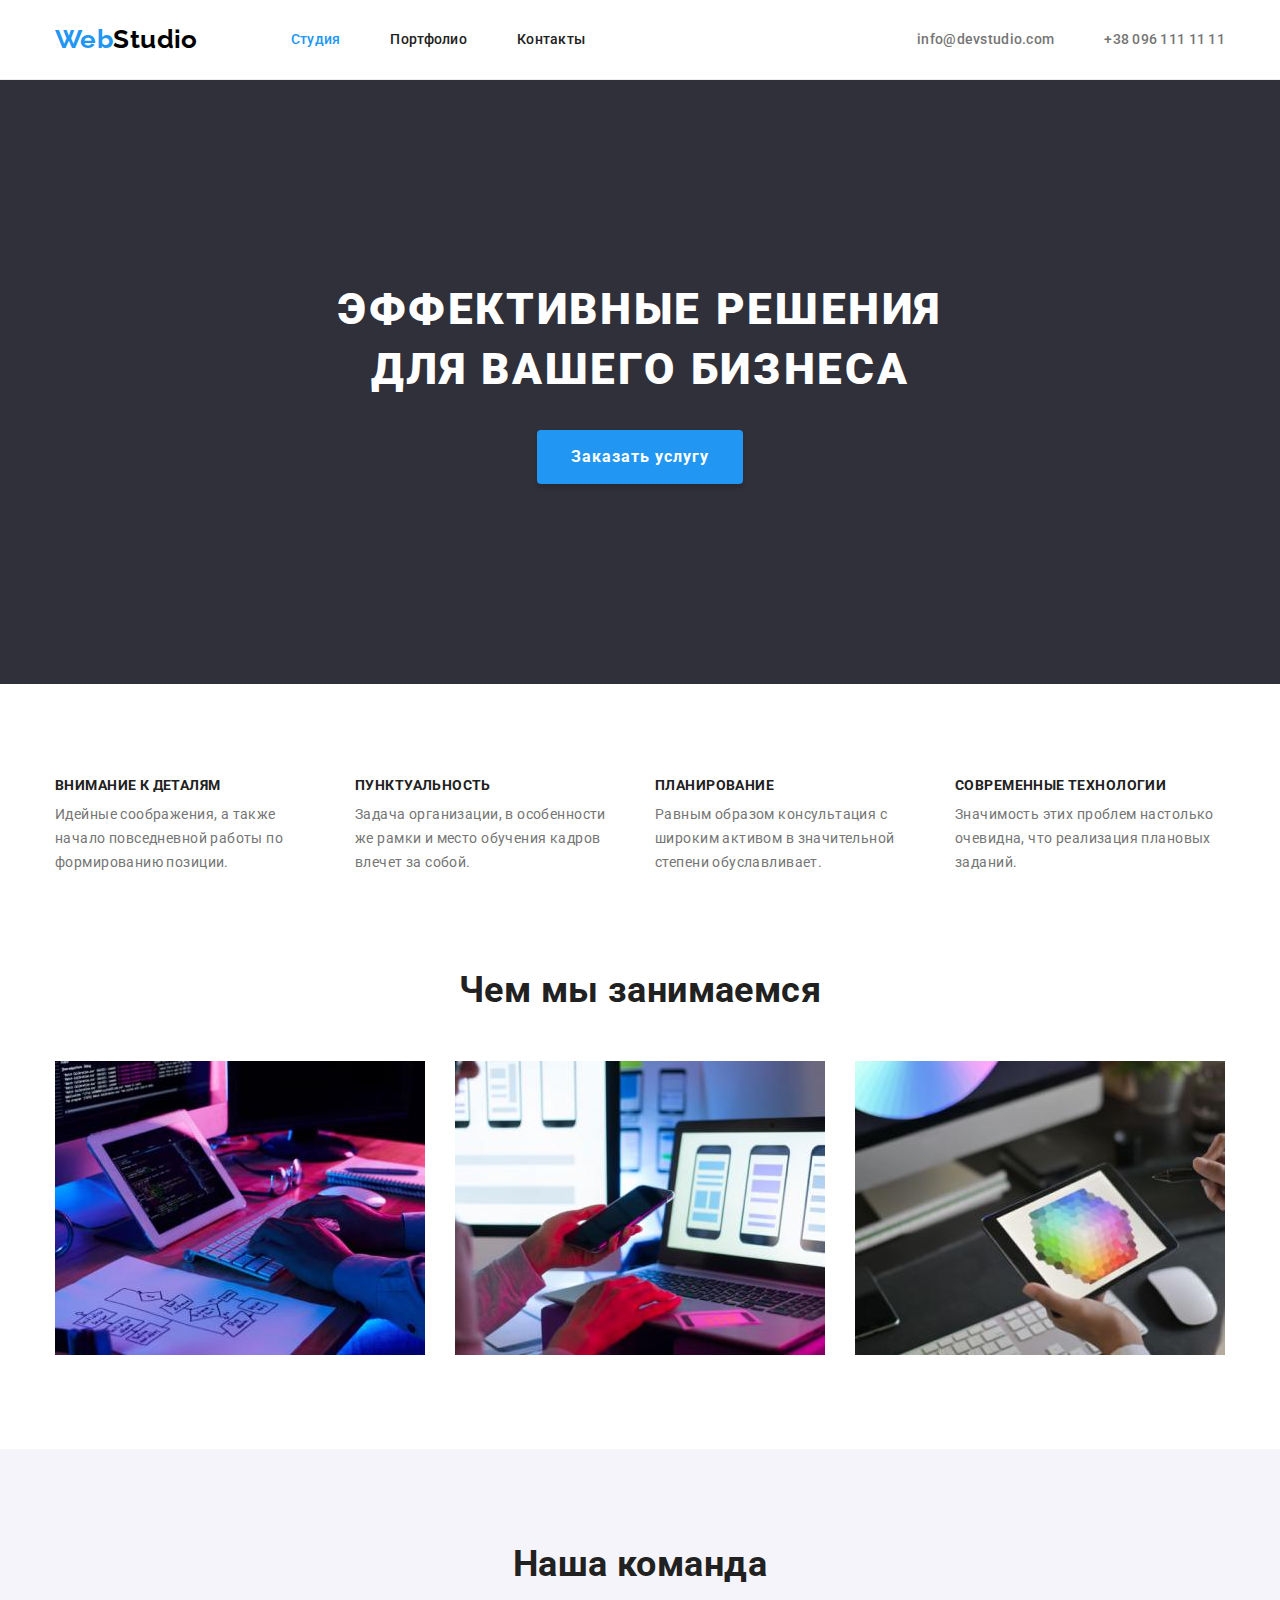
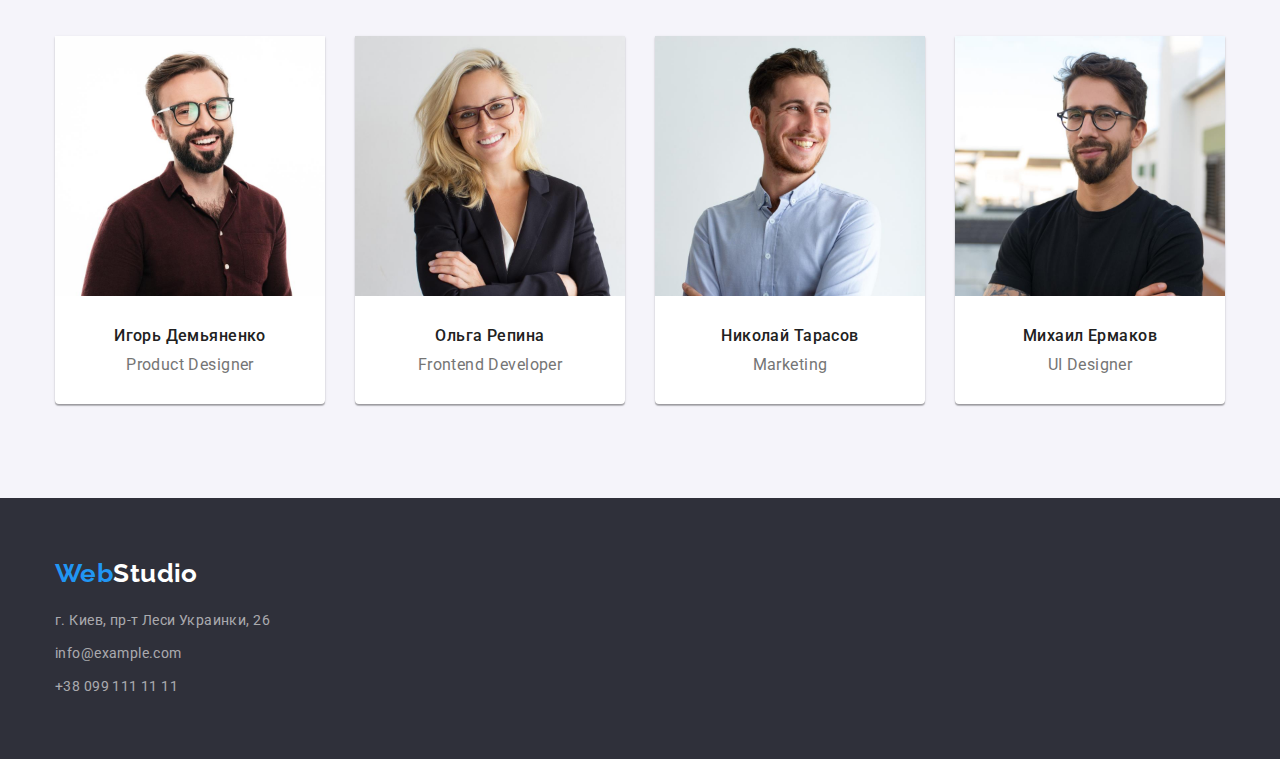
<file: index.html>
<!DOCTYPE html>
<html lang="ru">
  <head>
    <meta charset="UTF-8" />
    <meta http-equiv="X-UA-Compatible" content="IE=edge" />
    <meta name="viewport" content="width=device-width, initial-scale=1.0" />
    <title>Студия</title>
    <link rel="preconnect" href="https://fonts.googleapis.com" />
    <link rel="preconnect" href="https://fonts.gstatic.com" crossorigin />
    <link
      href="https://fonts.googleapis.com/css2?family=Raleway:wght@700&family=Roboto:wght@400;500;700;900&display=swap"
      rel="stylesheet"
    />
    <link
      rel="stylesheet"
      href="https://cdnjs.cloudflare.com/ajax/libs/modern-normalize/1.0.0/modern-normalize.min.css"
    />
    <link rel="stylesheet" href="./css/styles.css" />
  </head>

  <body>
    <!-- Header section -->
    <header class="page-header">
      <div class="container menu">
        <nav class="navigation">
          <!-- Logo -->
          <a href="./index.html" class="logo link">Web<span class="logo-black">Studio</span></a>
          <!-- Menu -->
          <ul class="nav-menu list">
            <li class="item"><a href="./index.html" class="page current link">Студия</a></li>
            <li class="item"><a href="./portfolio.html" class="page link">Портфолио</a></li>
            <li class="item"><a href="" class="page link">Контакты</a></li>
          </ul>
        </nav>
        <!-- Contacts -->
        <ul class="contacts-menu list">
          <li class="item">
            <a href="mailto:info@devstudio.com" class="contact link">info@devstudio.com</a>
          </li>
          <li class="item">
            <a href="tel:+380961111111" class="contact link">+38 096 111 11 11</a>
          </li>
        </ul>
      </div>
    </header>

    <!-- Main content section -->
    <main>
      <!-- Hero section -->
      <section class="hero bg-hero">
        <div class="container">
          <h1 class="hero-title">Эффективные решения <br />для вашего бизнеса</h1>
          <button type="button" class="button primary">Заказать услугу</button>
        </div>
      </section>

      <!-- Benefits section -->
      <section class="section">
        <div class="container">
          <!-- <h2 class="section-title-hide">Наши преимущества</h2> -->
          <ul class="benefits list">
            <li class="item">
              <h3 class="title">Внимание к деталям</h3>
              <p class="description">
                Идейные соображения, а также начало повседневной работы по формированию позиции.
              </p>
            </li>
            <li class="item">
              <h3 class="title">Пунктуальность</h3>
              <p class="description">
                Задача организации, в особенности же рамки и место обучения кадров влечет за собой.
              </p>
            </li>
            <li class="item">
              <h3 class="title">Планирование</h3>
              <p class="description">
                Равным образом консультация с широким активом в значительной степени обуславливает.
              </p>
            </li>
            <li class="item">
              <h3 class="title">Современные технологии</h3>
              <p class="description">
                Значимость этих проблем настолько очевидна, что реализация плановых заданий.
              </p>
            </li>
          </ul>
        </div>
      </section>

      <!-- What we do section -->
      <section class="section no-top-padding">
        <div class="container">
          <h2 class="section-title">Чем мы занимаемся</h2>
          <ul class="what-we-do list">
            <li class="item">
              <img
                class="image"
                src="./images/what-we-do-1.jpg"
                alt="Десктопные приложения"
                width="370"
                height="294"
              />
            </li>
            <li class="item">
              <img
                class="image"
                src="./images/what-we-do-2.jpg"
                alt="Мобильные приложения"
                width="370"
                height="294"
              />
            </li>
            <li class="item">
              <img
                class="image"
                src="./images/what-we-do-3.jpg"
                alt="Дизайнерские решения"
                width="370"
                height="294"
              />
            </li>
          </ul>
        </div>
      </section>

      <!-- Our team section -->
      <section class="section bg-team">
        <div class="container">
          <h2 class="section-title">Наша команда</h2>
          <ul class="team list">
            <li class="item">
              <img
                class="image"
                src="./images/team-1.jpg"
                alt="Product Designer"
                width="270"
                height="260"
              />
              <h3 class="name">Игорь Демьяненко</h3>
              <p class="position">Product Designer</p>
            </li>
            <li class="item">
              <img
                class="image"
                src="./images/team-2.jpg"
                alt="Frontend Developer"
                width="270"
                height="260"
              />
              <h3 class="name">Ольга Репина</h3>
              <p class="position">Frontend Developer</p>
            </li>
            <li class="item">
              <img
                class="image"
                src="./images/team-3.jpg"
                alt="Marketing"
                width="270"
                height="260"
              />
              <h3 class="name">Николай Тарасов</h3>
              <p class="position">Marketing</p>
            </li>
            <li class="item">
              <img
                class="image"
                src="./images/team-4.jpg"
                alt="UI Designer"
                width="270"
                height="260"
              />
              <h3 class="name">Михаил Ермаков</h3>
              <p class="position">UI Designer</p>
            </li>
          </ul>
        </div>
      </section>
    </main>

    <!-- Footer section -->
    <footer class="page-footer bg-footer">
      <div class="container">
        <!-- Logo -->
        <a href="./index.html" class="logo footer link"
          >Web<span class="logo-white">Studio</span></a
        >
        <!-- Contact information-->
        <address class="address-contacts">
          <ul class="address list">
            <li>
              <a
                href="https://goo.gl/maps/vCiYrMbjBU7yePGX8"
                target="_blank"
                rel="noopener noreferrer"
                class="contact link"
                >г. Киев, пр-т Леси Украинки, 26</a
              >
            </li>
            <li>
              <a href="mailto:info@example.com" class="contact margin link">info@example.com</a>
            </li>
            <li><a href="tel:+380991111111" class="contact link">+38 099 111 11 11</a></li>
          </ul>
        </address>
      </div>
    </footer>
  </body>
</html>
</file>
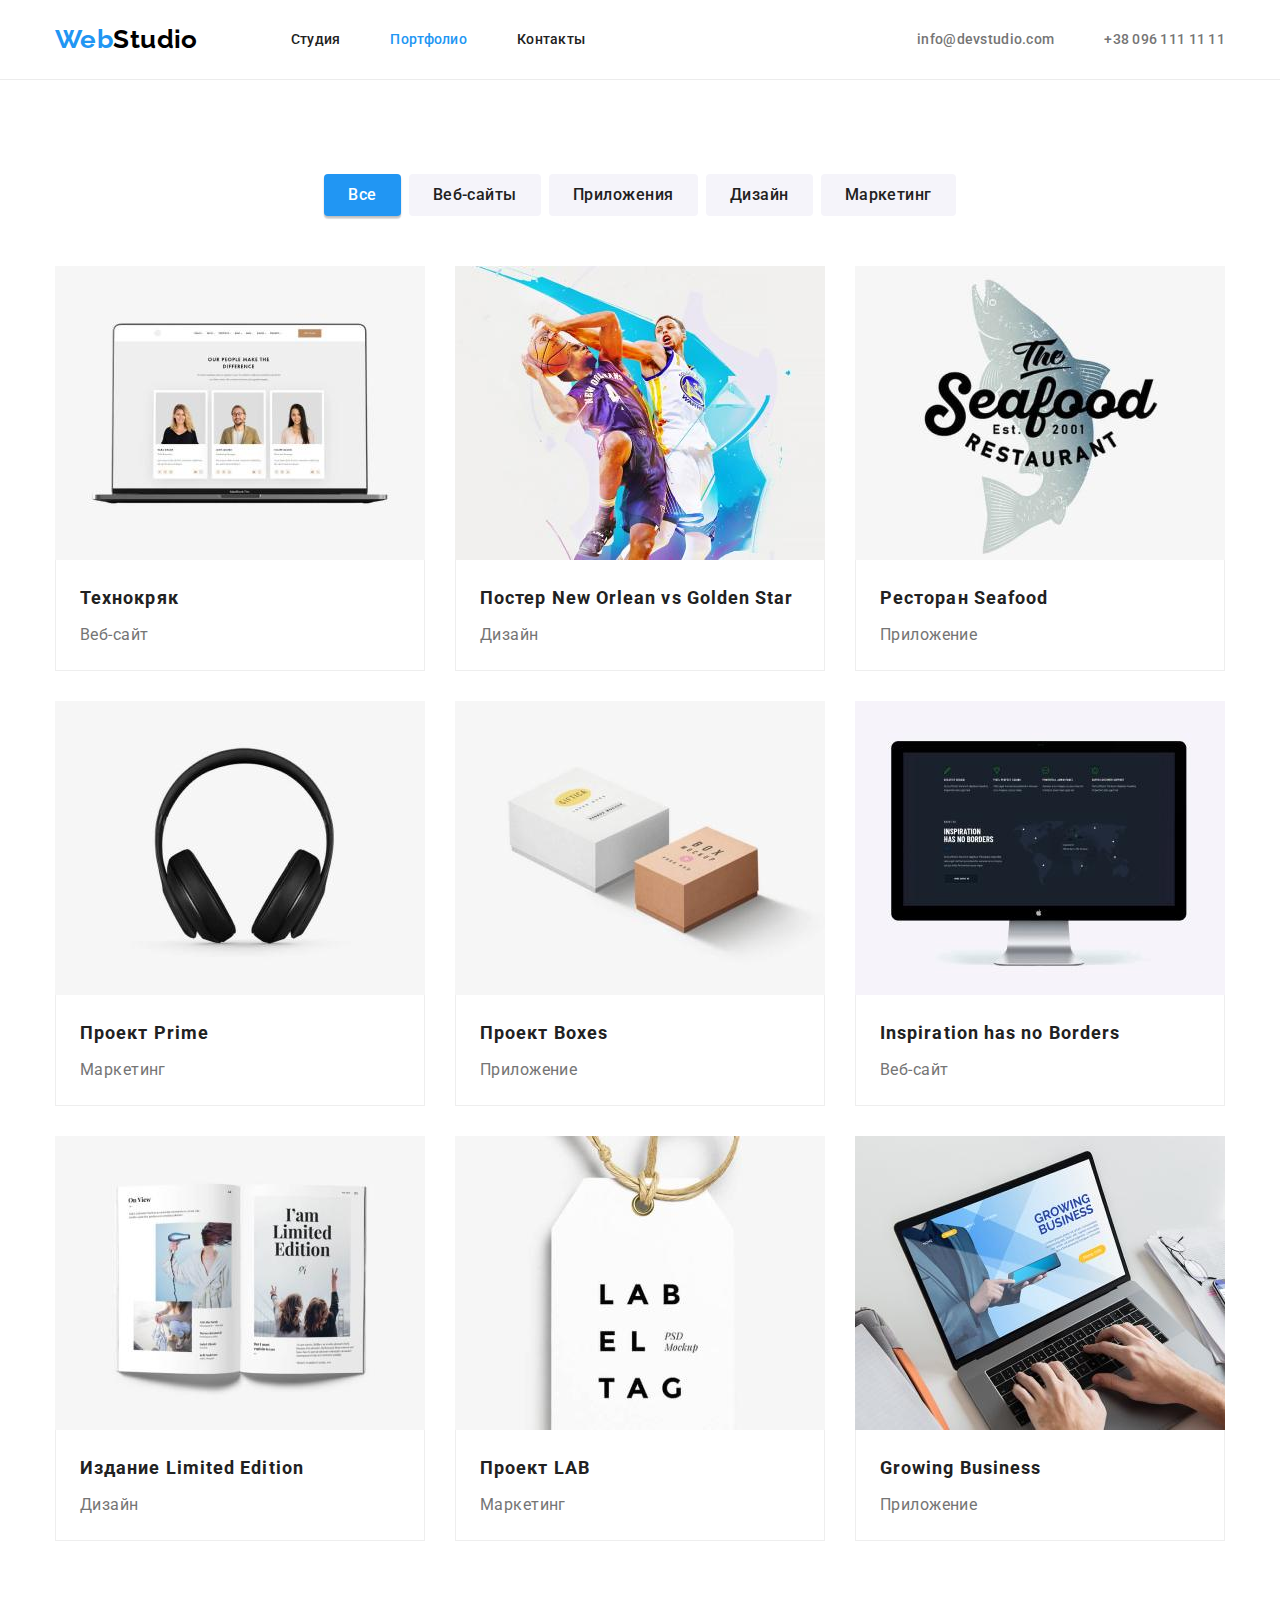
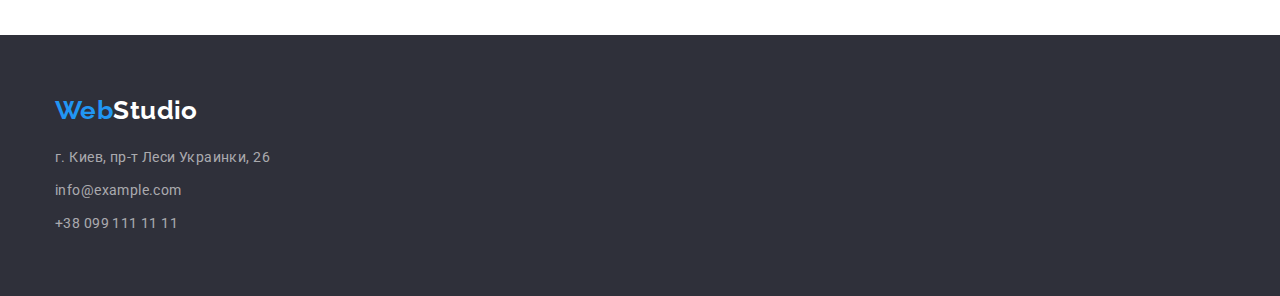
<file: portfolio.html>
<!DOCTYPE html>
<html lang="ru">
  <head>
    <meta charset="UTF-8" />
    <meta http-equiv="X-UA-Compatible" content="IE=edge" />
    <meta name="viewport" content="width=device-width, initial-scale=1.0" />
    <title>Портфолио</title>
    <link rel="preconnect" href="https://fonts.googleapis.com" />
    <link rel="preconnect" href="https://fonts.gstatic.com" crossorigin />
    <link
      href="https://fonts.googleapis.com/css2?family=Raleway:wght@700&family=Roboto:wght@400;500;700;900&display=swap"
      rel="stylesheet"
    />
    <link
      rel="stylesheet"
      href="https://cdnjs.cloudflare.com/ajax/libs/modern-normalize/1.0.0/modern-normalize.min.css"
    />
    <link rel="stylesheet" href="./css/styles.css" />
  </head>

  <body>
    <!-- Header section -->
    <header class="page-header">
      <div class="container menu">
        <nav class="navigation">
          <!-- Logo -->
          <a href="./index.html" class="logo link">Web<span class="logo-black">Studio</span></a>
          <!-- Menu -->
          <ul class="nav-menu list">
            <li class="item"><a href="./index.html" class="page link">Студия</a></li>
            <li class="item"><a href="./portfolio.html" class="page current link">Портфолио</a></li>
            <li class="item"><a href="" class="page link">Контакты</a></li>
          </ul>
        </nav>
        <!-- Contacts -->
        <ul class="contacts-menu list">
          <li class="item">
            <a href="mailto:info@devstudio.com" class="contact link">info@devstudio.com</a>
          </li>
          <li class="item">
            <a href="tel:+380961111111" class="contact link">+38 096 111 11 11</a>
          </li>
        </ul>
      </div>
    </header>

    <!-- Main content section -->
    <main>
      <!-- Portfolio section -->
      <section class="section">
        <div class="container">
          <!-- <h1 class="section-title-hide">Наше портфолио</h1> -->
          <!-- Filters -->
          <ul class="filters list">
            <li class="space"><button type="button" class="button filter current">Все</button></li>
            <li class="space"><button type="button" class="button filter">Веб-сайты</button></li>
            <li class="space"><button type="button" class="button filter">Приложения</button></li>
            <li class="space"><button type="button" class="button filter">Дизайн</button></li>
            <li class="space"><button type="button" class="button filter">Маркетинг</button></li>
          </ul>
          <!-- Projects -->
          <ul class="projects list">
            <li class="project-card">
              <a href="" class="project link">
                <img
                  class="image"
                  src="./images/portfolio-1.jpg"
                  alt="Веб-сайт"
                  width="370"
                  height="294"
                />
                <div class="substrate">
                  <h2 class="name">Технокряк</h2>
                  <p class="type">Веб-сайт</p>
                </div>
              </a>
            </li>
            <li class="project-card">
              <a href="" class="project link">
                <img
                  class="image"
                  src="./images/portfolio-2.jpg"
                  alt="Дизайн"
                  width="370"
                  height="294"
                />
                <div class="substrate">
                  <h2 class="name">Постер New Orlean vs Golden Star</h2>
                  <p class="type">Дизайн</p>
                </div>
              </a>
            </li>
            <li class="project-card">
              <a href="" class="project link">
                <img
                  class="image"
                  src="./images/portfolio-3.jpg"
                  alt="Приложение"
                  width="370"
                  height="294"
                />
                <div class="substrate">
                  <h2 class="name">Ресторан Seafood</h2>
                  <p class="type">Приложение</p>
                </div>
              </a>
            </li>
            <li class="project-card">
              <a href="" class="project link">
                <img
                  class="image"
                  src="./images/portfolio-4.jpg"
                  alt="Маркетинг"
                  width="370"
                  height="294"
                />
                <div class="substrate">
                  <h2 class="name">Проект Prime</h2>
                  <p class="type">Маркетинг</p>
                </div>
              </a>
            </li>
            <li class="project-card">
              <a href="" class="project link">
                <img
                  class="image"
                  src="./images/portfolio-5.jpg"
                  alt="Приложение"
                  width="370"
                  height="294"
                />
                <div class="substrate">
                  <h2 class="name">Проект Boxes</h2>
                  <p class="type">Приложение</p>
                </div>
              </a>
            </li>
            <li class="project-card">
              <a href="" class="project link">
                <img
                  class="image"
                  src="./images/portfolio-6.jpg"
                  alt="Веб-сайт"
                  width="370"
                  height="294"
                />
                <div class="substrate">
                  <h2 class="name">Inspiration has no Borders</h2>
                  <p class="type">Веб-сайт</p>
                </div>
              </a>
            </li>
            <li class="project-card">
              <a href="" class="project link">
                <img
                  class="image"
                  src="./images/portfolio-7.jpg"
                  alt="Дизайн"
                  width="370"
                  height="294"
                />
                <div class="substrate">
                  <h2 class="name">Издание Limited Edition</h2>
                  <p class="type">Дизайн</p>
                </div>
              </a>
            </li>
            <li class="project-card">
              <a href="" class="project link">
                <img
                  class="image"
                  src="./images/portfolio-8.jpg"
                  alt="Маркетинг"
                  width="370"
                  height="294"
                />
                <div class="substrate">
                  <h2 class="name">Проект LAB</h2>
                  <p class="type">Маркетинг</p>
                </div>
              </a>
            </li>
            <li class="project-card">
              <a href="" class="project link">
                <img
                  class="image"
                  src="./images/portfolio-9.jpg"
                  alt="Приложение"
                  width="370"
                  height="294"
                />
                <div class="substrate">
                  <h2 class="name">Growing Business</h2>
                  <p class="type">Приложение</p>
                </div>
              </a>
            </li>
          </ul>
        </div>
      </section>
    </main>

    <!-- Footer section -->
    <footer class="page-footer bg-footer">
      <div class="container">
        <!-- Logo -->
        <a href="./index.html" class="logo footer link"
          >Web<span class="logo-white">Studio</span></a
        >
        <!-- Contact information-->
        <address class="address-contacts">
          <ul class="address list">
            <li>
              <a
                href="https://goo.gl/maps/vCiYrMbjBU7yePGX8"
                target="_blank"
                rel="noopener noreferrer"
                class="contact link"
                >г. Киев, пр-т Леси Украинки, 26</a
              >
            </li>
            <li>
              <a href="mailto:info@example.com" class="contact margin link">info@example.com</a>
            </li>
            <li><a href="tel:+380991111111" class="contact link">+38 099 111 11 11</a></li>
          </ul>
        </address>
      </div>
    </footer>
  </body>
</html>
</file>
<file: css/styles.css>
:root {
  --primary-text-color: #757575;
  --accent-color: #2196f3;
  --primary-white-color: #ffffff;
  --primary-black-color: #212121;
  --logo-black: #000000;
  --text-white-opacity: rgba(255, 255, 255, 0.6);
  --button-primaty-hover: #188ce8;
  --button-filter: #f5f4fa;
  --background-black: #2f303a;
  --background-grey: #f5f4fa;
}

body {
  background-color: var(--primary-white-color);
  color: var(--primary-text-color);
  font-family: 'Roboto', sans-serif;
  font-size: 14px;
  letter-spacing: 0.03em;
}

h1,
h2,
h3,
h4,
h5,
h6,
p {
  margin: 0;
}

html {
  box-sizing: border-box;
}

*,
*::after,
*::before {
  box-sizing: inherit;
}

img {
  display: block;
  max-width: 100%;
  height: auto;
}
address {
  font-style: normal;
}

.link {
  text-decoration: none;
  color: inherit;
}

.section {
  padding-top: 94px;
  padding-bottom: 94px;
}

.section.no-top-padding {
  padding-top: 0;
}

.container {
  width: 1200px;
  padding-left: 15px;
  padding-right: 15px;
  margin-left: auto;
  margin-right: auto;
}

.list {
  list-style: none;
  padding: 0;
  margin: 0;
}

/* Display */
.menu,
.navigation,
.nav-menu,
.contacts-menu {
  display: flex;
  align-items: center;
}

.benefits,
.what-we-do,
.team,
.projects {
  display: flex;
  flex-wrap: wrap;
}

.benefits .item,
.what-we-do .item,
.team .item,
.project-card {
  width: 370px;
  margin-right: 30px;
  margin-bottom: 30px;
}

.benefits .item,
.team .item {
  width: 270px;
}

.benefits .item:nth-child(4n),
.team .item:nth-child(4n) {
  margin-right: 0;
}

.benefits .item:nth-last-child(-n + 4),
.team .item:nth-last-child(-n + 4) {
  margin-bottom: 0;
}

.what-we-do .item:nth-child(3n),
.project-card:nth-child(3n) {
  margin-right: 0;
}

.what-we-do .item:nth-last-child(-n + 3),
.project-card:nth-last-child(-n + 3) {
  margin-bottom: 0;
}

/* .what-we-do .item,
.project-card {
  
} */

/*  Logo */
.logo {
  color: var(--accent-color);
  font-family: 'Raleway', sans-serif;
  font-weight: 700;
  font-size: 26px;
  line-height: 1.2;
}

.logo.footer {
  margin-bottom: 20px;
}

.logo-black {
  color: var(--logo-black);
}

.logo-white {
  color: var(--primary-white-color);
}

/* Header section */
.nav-menu {
  margin-left: 93px;
}

.contacts-menu {
  margin-left: auto;
}

.nav-menu .item:not(:last-child),
.contacts-menu .item:not(:last-child) {
  margin-right: 50px;
}

.nav-menu .page,
.contacts-menu .contact {
  display: block;
  padding-top: 32px;
  padding-bottom: 31px;
  color: var(--primary-black-color);
  font-weight: 500;
  font-size: 14px;
  line-height: 1.14;
  letter-spacing: 0.02em;
}

.contacts-menu .contact {
  color: var(--primary-text-color);
}

.nav-menu .page:hover,
.nav-menu .page:focus,
.nav-menu .page.current,
.contacts-menu .contact:hover,
.contacts-menu .contact:focus {
  color: var(--accent-color);
}

.page-header {
  border-bottom: 1px solid #ececec;
}

/* Footer section */

.page-footer {
  padding-top: 60px;
  padding-bottom: 60px;
}

.bg-footer {
  background-color: var(--background-black);
}

.address {
  margin-top: 20px;
}

.address .contact {
  color: var(--text-white-opacity);
  font-weight: 400;
  font-size: 14px;
  line-height: 1.71;
}

.address .contact.margin {
  display: inline-block;
  margin-top: 9px;
  margin-bottom: 9px;
}

.address .contact:hover,
.address .contact:focus {
  color: var(--primary-white-color);
}

/* Buttons */
.button {
  font-family: inherit;
  letter-spacing: 0.03em;
  cursor: pointer;
  border-color: transparent;
  border-radius: 4px;
}

.button.primary {
  padding: 10px 32px;
  background-color: var(--accent-color);
  color: var(--primary-white-color);
  font-weight: 700;
  font-size: 16px;
  line-height: 1.87;
  letter-spacing: 0.06em;
  box-shadow: 0px 4px 4px rgba(0, 0, 0, 0.15);
}

.button.primary:hover,
.button.primary:focus {
  background-color: var(--button-primaty-hover);
}

.filters {
  display: flex;
  justify-content: center;
  margin-bottom: 50px;
}

.filters .space + .space {
  margin-left: 8px;
}

.button.filter {
  padding: 6px 22px;
  background-color: var(--button-filter);
  color: var(--primary-black-color);
  font-weight: 500;
  font-size: 16px;
  line-height: 1.62;
}

.button.filter:hover,
.button.filter:focus,
.button.filter.current {
  background-color: var(--accent-color);
  color: var(--primary-white-color);
  box-shadow: 0px 3px 1px rgba(0, 0, 0, 0.1), 0px 1px 2px rgba(0, 0, 0, 0.08),
    0px 2px 2px rgba(0, 0, 0, 0.12);
}

/* Studio page */
.section-title {
  margin-bottom: 50px;
  color: var(--primary-black-color);
  font-weight: 700;
  font-size: 36px;
  line-height: 1.17;
  text-align: center;
}

/* Hero section */
.hero {
  padding-top: 200px;
  padding-bottom: 200px;
  text-align: center;
}

.bg-hero {
  background-color: var(--background-black);
}
.hero-title {
  margin-bottom: 30px;
  color: var(--primary-white-color);
  font-weight: 900;
  font-size: 44px;
  line-height: 1.36;
  letter-spacing: 0.06em;
  text-transform: uppercase;
}

/* Benefit section */
.benefits .title {
  margin-bottom: 10px;
  color: var(--primary-black-color);
  font-weight: 700;
  font-size: 14px;
  line-height: 1.14;
  text-transform: uppercase;
}

.benefits .description {
  line-height: 1.71;
}

/* What we do section */

/* Team section */
.bg-team {
  background-color: var(--background-grey);
}

.team .item {
  padding-bottom: 30px;
  background-color: var(--primary-white-color);
  box-shadow: 0px 1px 3px rgba(0, 0, 0, 0.12), 0px 1px 1px rgba(0, 0, 0, 0.14),
    0px 2px 1px rgba(0, 0, 0, 0.2);
  border-radius: 0px 0px 4px 4px;
}

.team .name,
.team .position {
  font-size: 16px;
  line-height: 1.19;
  text-align: center;
}

.team .name {
  margin-top: 30px;
  margin-bottom: 10px;
  color: var(--primary-black-color);
  font-weight: 500;
}

/* Portfolio page */
.substrate {
  background-color: var(--primary-white-color);
  padding: 20px 24px;
  border: 1px solid #eeeeee;
  border-top: 0;
}

.project .name {
  margin-bottom: 4px;
  color: var(--primary-black-color);
  font-weight: 700;
  font-size: 18px;
  line-height: 2;
  letter-spacing: 0.06em;
}

.project .type {
  color: var(--primary-text-color);
  font-weight: 400;
  font-size: 16px;
  line-height: 1.87;
}
</file>
